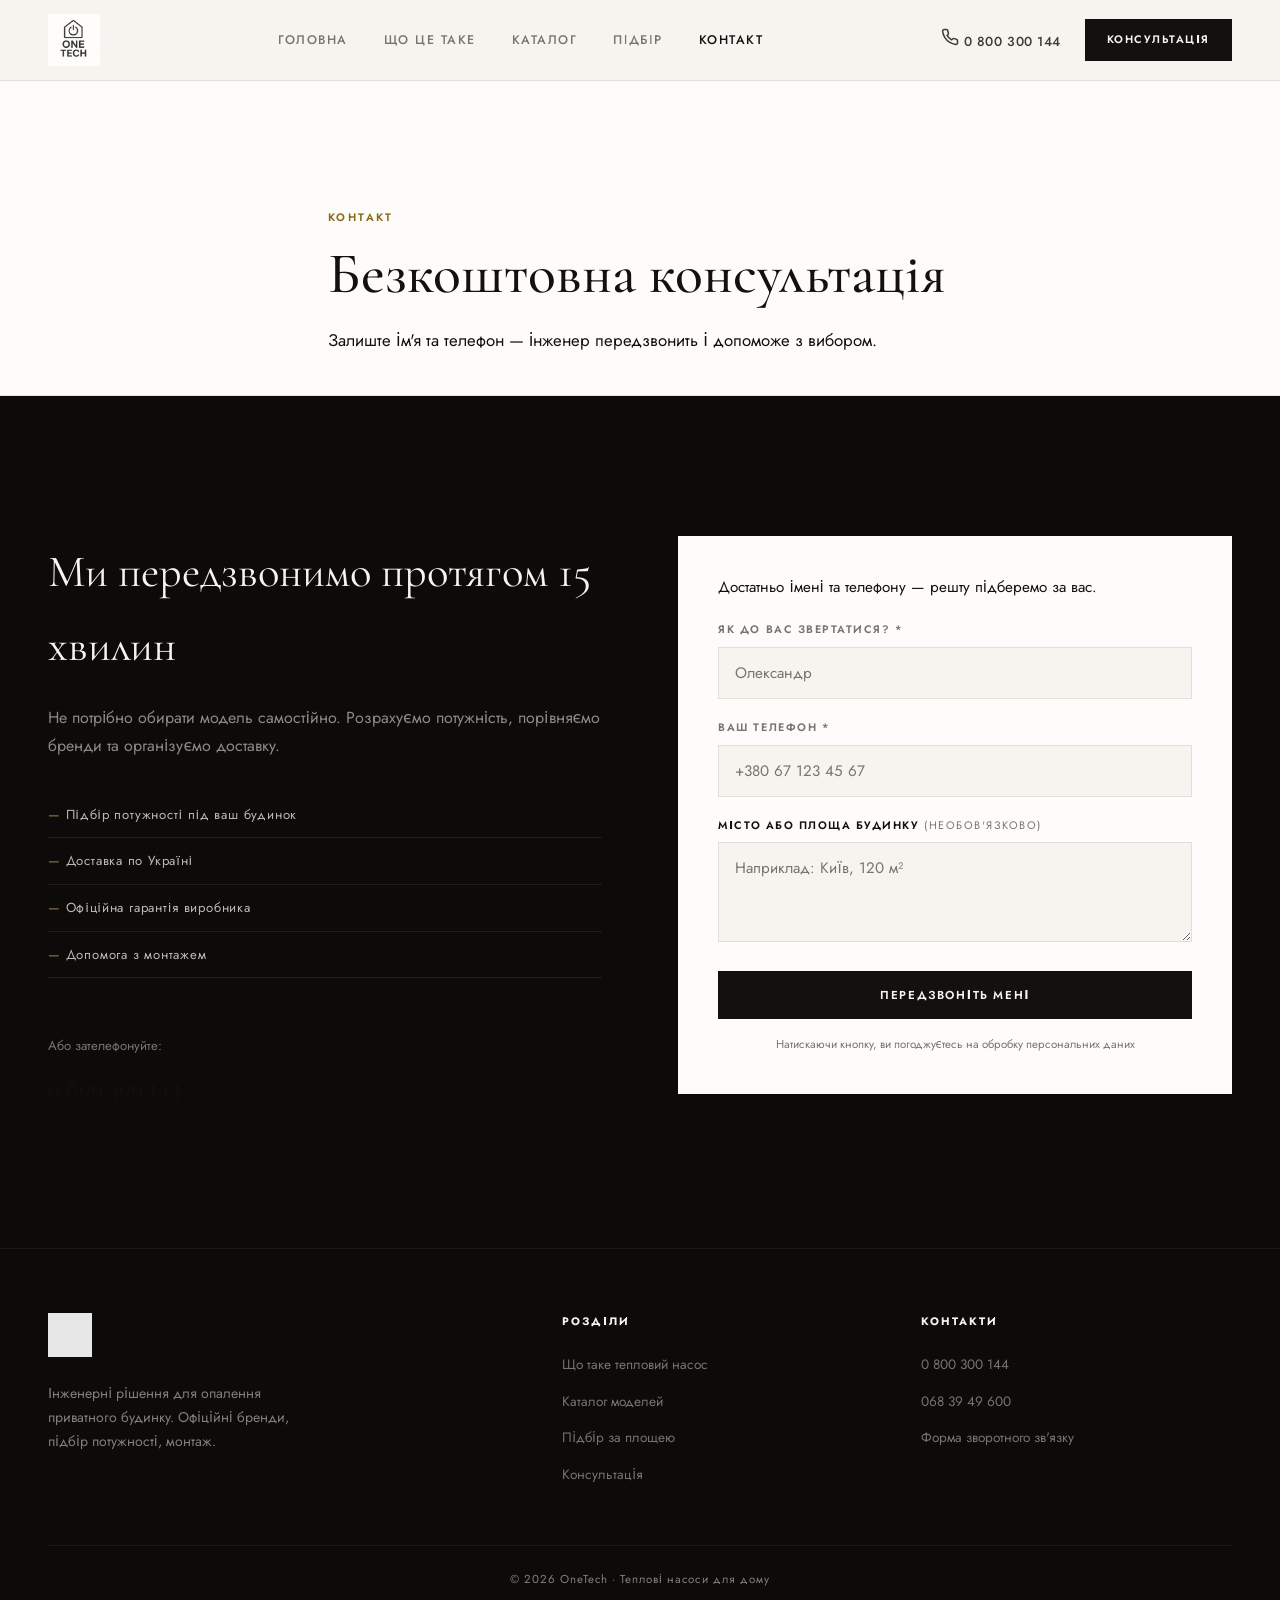
<file: contact.html>
<!DOCTYPE html>
<html lang="uk">
<head>
  <meta charset="UTF-8">
  <meta name="viewport" content="width=device-width, initial-scale=1.0">
  <title>Консультація — OneTech</title>
  <meta name="description" content="Залиште заявку на безкоштовну консультацію з підбору теплового насоса.">
  <link rel="icon" href="img/logo.png" type="image/png">
  <link rel="preconnect" href="https://fonts.googleapis.com">
  <link rel="preconnect" href="https://fonts.gstatic.com" crossorigin>
  <link href="https://fonts.googleapis.com/css2?family=Cormorant+Garamond:ital,wght@0,400;0,500;0,600;1,400;1,500&family=Jost:wght@300;400;500;600&display=swap" rel="stylesheet">
  <link rel="stylesheet" href="css/styles.css">
</head>
<body data-page="contact">

  <div id="site-header"></div>

  <main>
    <section class="page-hero page-hero-compact">
      <div class="container page-hero-inner reveal">
        <div class="section-label">Контакт</div>
        <h1>Безкоштовна консультація</h1>
        <p class="page-hero-lead">Залиште ім'я та телефон — інженер передзвонить і допоможе з вибором.</p>
      </div>
    </section>

    <section class="order-section" id="order">
      <div class="container order-grid">
        <div class="order-info reveal">
          <h2>Ми передзвонимо протягом 15 хвилин</h2>
          <p>Не потрібно обирати модель самостійно. Розрахуємо потужність, порівняємо бренди та організуємо доставку.</p>
          <ul class="order-features">
            <li>Підбір потужності під ваш будинок</li>
            <li>Доставка по Україні</li>
            <li>Офіційна гарантія виробника</li>
            <li>Допомога з монтажем</li>
          </ul>
          <div class="contact-direct">
            <p>Або зателефонуйте:</p>
            <a href="tel:0800300144" class="contact-phone">0 800 300 144</a>
          </div>
        </div>
        <form class="order-form reveal" id="orderForm">
          <p class="form-lead">Достатньо імені та телефону — решту підберемо за вас.</p>
          <div class="form-row"><label for="name">Як до вас звертатися? *</label><input type="text" id="name" required placeholder="Олександр" autocomplete="name"></div>
          <div class="form-row"><label for="phone">Ваш телефон *</label><input type="tel" id="phone" required placeholder="+380 67 123 45 67" autocomplete="tel"></div>
          <div class="order-model-hint" id="modelHint" hidden>
            <span>Цікавить: <strong id="modelHintText"></strong></span>
            <button type="button" class="order-model-clear" id="modelHintClear" aria-label="Прибрати">×</button>
          </div>
          <input type="hidden" id="model" value="">
          <div class="form-row form-row-optional"><label for="message">Місто або площа будинку <span class="label-muted">(необов'язково)</span></label><textarea id="message" placeholder="Наприклад: Київ, 120 м²"></textarea></div>
          <button type="submit" class="btn btn-primary btn-block" data-submit-label="Передзвоніть мені">Передзвоніть мені</button>
          <p class="form-note">Натискаючи кнопку, ви погоджуєтесь на обробку персональних даних</p>
          <div class="form-success" id="formOk">Дякуємо! Ми передзвонимо найближчим часом.</div>
          <div class="form-error" id="formErr"></div>
        </form>
      </div>
    </section>
  </main>

  <div id="site-footer"></div>

  <script src="js/layout.js"></script>
  <script src="js/products-data.js"></script>
  <script src="js/app.js"></script>
</body>
</html>
</file>
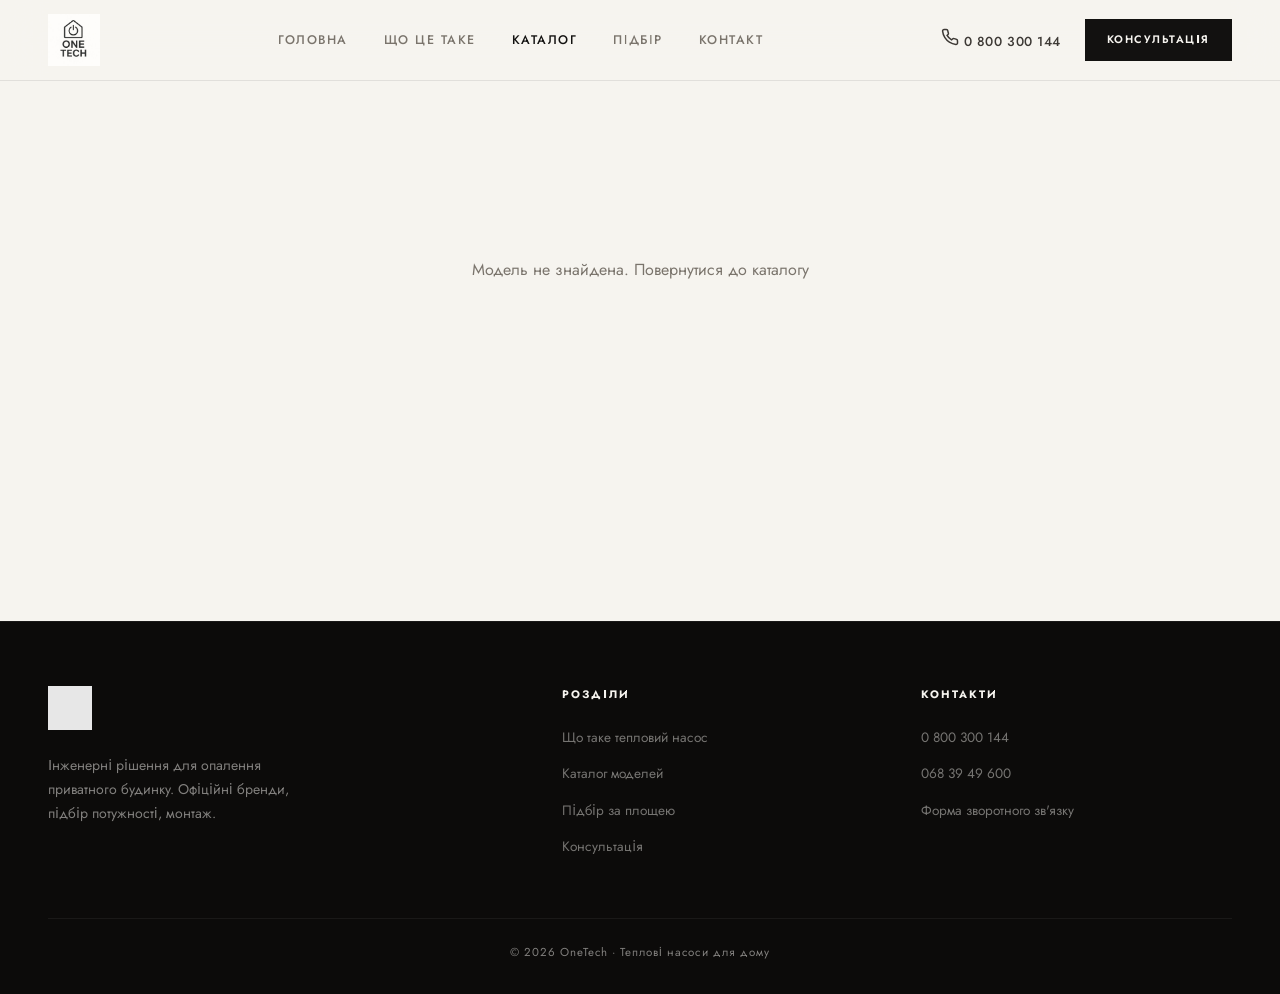
<file: product.html>
<!DOCTYPE html>
<html lang="uk">
<head>
  <meta charset="UTF-8">
  <meta name="viewport" content="width=device-width, initial-scale=1.0">
  <title>Модель — OneTech</title>
  <link rel="icon" href="img/logo.png" type="image/png">
  <link rel="preconnect" href="https://fonts.googleapis.com">
  <link rel="preconnect" href="https://fonts.gstatic.com" crossorigin>
  <link href="https://fonts.googleapis.com/css2?family=Cormorant+Garamond:ital,wght@0,400;0,500;0,600;1,400;1,500&family=Jost:wght@300;400;500;600&display=swap" rel="stylesheet">
  <link rel="stylesheet" href="css/styles.css">
</head>
<body data-page="product">

  <div id="site-header"></div>

  <main class="product-page">
    <div class="container" id="productContent"></div>
  </main>

  <div id="site-footer"></div>

  <script src="js/layout.js"></script>
  <script src="js/products-data.js"></script>
  <script src="js/app.js"></script>
</body>
</html>
</file>
<file: css/styles.css>
:root {
  --cream: #f6f4ef;
  --cream-2: #ece8e0;
  --white: #fdfcfa;
  --ink: #121110;
  --ink-2: #3d3935;
  --ink-muted: #7a746c;
  --line: rgba(18, 17, 16, 0.09);
  --bronze: #8b6914;
  --bronze-soft: #a68455;
  --bronze-bg: rgba(139, 105, 20, 0.08);
  --dark: #0c0b0a;
  --shadow: 0 24px 80px rgba(18, 17, 16, 0.08);
  --shadow-soft: 0 8px 32px rgba(18, 17, 16, 0.05);
  --radius: 2px;
  --radius-lg: 4px;
  --font-display: 'Cormorant Garamond', Georgia, serif;
  --font-body: 'Jost', system-ui, sans-serif;
  --header-h: 80px;
  --ease: cubic-bezier(0.22, 1, 0.36, 1);
}

*, *::before, *::after { box-sizing: border-box; margin: 0; padding: 0; }
html { scroll-behavior: smooth; }

body {
  font-family: var(--font-body);
  background: var(--cream);
  color: var(--ink);
  line-height: 1.65;
  font-weight: 400;
  -webkit-font-smoothing: antialiased;
}

img {
  max-width: 100%;
  display: block;
  image-rendering: auto;
}

a { color: inherit; text-decoration: none; }

.container {
  max-width: 1280px;
  margin: 0 auto;
  padding: 0 clamp(20px, 4vw, 48px);
}

/* ─── Top line ─── */
.announce {
  background: var(--dark);
  color: rgba(255,255,255,0.75);
  text-align: center;
  font-size: 0.72rem;
  font-weight: 500;
  letter-spacing: 0.18em;
  text-transform: uppercase;
  padding: 12px 20px;
}
.announce span { color: var(--bronze-soft); }

/* ─── Header ─── */
.header {
  position: sticky;
  top: 0;
  z-index: 100;
  background: rgba(246, 244, 239, 0.88);
  backdrop-filter: blur(20px);
  border-bottom: 1px solid var(--line);
}
.header-inner {
  height: var(--header-h);
  display: flex;
  align-items: center;
  justify-content: space-between;
  gap: 32px;
}
.logo {
  display: flex;
  align-items: center;
  text-decoration: none;
}
.logo img {
  height: 52px;
  width: auto;
  display: block;
}

.nav { display: flex; gap: 36px; }
.nav a {
  font-size: 0.78rem;
  font-weight: 500;
  letter-spacing: 0.12em;
  text-transform: uppercase;
  color: var(--ink-muted);
  transition: color 0.3s var(--ease);
}
.nav a:hover { color: var(--ink); }
.nav a.active { color: var(--ink); }

.header-right { display: flex; align-items: center; gap: 24px; }
.header-phone {
  font-size: 0.82rem;
  font-weight: 500;
  letter-spacing: 0.04em;
  color: var(--ink-2);
}

.btn {
  display: inline-flex;
  align-items: center;
  justify-content: center;
  gap: 10px;
  padding: 16px 32px;
  font-family: var(--font-body);
  font-size: 0.72rem;
  font-weight: 600;
  letter-spacing: 0.14em;
  text-transform: uppercase;
  border: none;
  cursor: pointer;
  transition: all 0.35s var(--ease);
}
.btn-primary {
  background: var(--ink);
  color: var(--cream);
}
.btn-primary:hover {
  background: var(--bronze);
  transform: translateY(-1px);
}
.btn-outline {
  background: transparent;
  color: var(--ink);
  border: 1px solid var(--ink);
}
.btn-outline:hover { background: var(--ink); color: var(--cream); }
.btn-bronze {
  background: var(--bronze);
  color: var(--white);
}
.btn-bronze:hover { background: var(--bronze-soft); }
.btn-sm { padding: 12px 22px; font-size: 0.68rem; }
.btn-block { width: 100%; }

.menu-btn { display: none; background: none; border: none; cursor: pointer; }

/* ─── Hero ─── */
.hero {
  min-height: calc(100vh - var(--header-h));
  display: flex;
  align-items: center;
  padding: clamp(48px, 8vw, 100px) 0;
  background: var(--cream);
  position: relative;
  overflow: hidden;
}
.hero::before {
  content: '';
  position: absolute;
  top: -20%;
  right: -10%;
  width: 60%;
  height: 140%;
  background: radial-gradient(ellipse, rgba(166,132,85,0.06) 0%, transparent 70%);
  pointer-events: none;
}

.hero-grid {
  display: grid;
  grid-template-columns: 1fr 1.1fr;
  gap: clamp(32px, 6vw, 80px);
  align-items: center;
  position: relative;
}

.hero-tag {
  font-size: 0.68rem;
  font-weight: 600;
  letter-spacing: 0.2em;
  text-transform: uppercase;
  color: var(--bronze);
  margin-bottom: 28px;
  display: flex;
  align-items: center;
  gap: 12px;
}
.hero-tag::before {
  content: '';
  width: 32px;
  height: 1px;
  background: var(--bronze-soft);
}

.hero h1 {
  font-family: var(--font-display);
  font-size: clamp(3rem, 6vw, 5.2rem);
  font-weight: 400;
  line-height: 1.05;
  letter-spacing: -0.02em;
  margin-bottom: 28px;
}
.hero h1 em {
  font-style: italic;
  color: var(--bronze-soft);
}

.hero-text {
  font-size: 1.05rem;
  color: var(--ink-muted);
  max-width: 440px;
  margin-bottom: 40px;
  font-weight: 400;
  line-height: 1.75;
}

.hero-actions { display: flex; gap: 16px; flex-wrap: wrap; margin-bottom: 56px; }

.hero-trust {
  display: flex;
  gap: 40px;
  padding-top: 32px;
  border-top: 1px solid var(--line);
}
.trust-pill strong {
  display: block;
  font-family: var(--font-display);
  font-size: 2rem;
  font-weight: 400;
  color: var(--ink);
  line-height: 1;
  margin-bottom: 6px;
}
.trust-pill span {
  font-size: 0.72rem;
  letter-spacing: 0.08em;
  text-transform: uppercase;
  color: var(--ink-muted);
}

.hero-visual { position: relative; }

.hero-slider {
  background: var(--white);
  border: 1px solid var(--line);
  padding: clamp(24px, 4vw, 48px);
  position: relative;
}
.hero-slider::after {
  content: '';
  position: absolute;
  inset: 12px;
  border: 1px solid var(--line);
  pointer-events: none;
}
.hero-slide img {
  width: 100%;
  height: clamp(360px, 45vw, 520px);
  object-fit: contain;
  object-position: center;
}

.hero-thumbs {
  display: flex;
  gap: 8px;
  margin-top: 16px;
}
.hero-thumb {
  flex: 1;
  max-width: 80px;
  aspect-ratio: 1;
  border: 1px solid var(--line);
  background: var(--white);
  padding: 8px;
  cursor: pointer;
  opacity: 0.5;
  transition: opacity 0.3s;
}
.hero-thumb.active, .hero-thumb:hover { opacity: 1; border-color: var(--bronze-soft); }
.hero-thumb img { width: 100%; height: 100%; object-fit: contain; }

.hero-float-card { display: none; }

/* ─── Trust strip ─── */
.trust-strip {
  border-top: 1px solid var(--line);
  border-bottom: 1px solid var(--line);
  background: var(--white);
}
.trust-strip-grid {
  display: grid;
  grid-template-columns: repeat(4, 1fr);
}
.trust-item {
  padding: 28px 24px;
  font-size: 0.75rem;
  font-weight: 500;
  letter-spacing: 0.1em;
  text-transform: uppercase;
  color: var(--ink-2);
  text-align: center;
  border-right: 1px solid var(--line);
}
.trust-item:last-child { border-right: none; }
.trust-icon { display: none; }

/* ─── Sections ─── */
section { padding: clamp(80px, 12vw, 140px) 0; }

.section-label {
  font-size: 0.68rem;
  font-weight: 600;
  letter-spacing: 0.22em;
  text-transform: uppercase;
  color: var(--bronze);
  margin-bottom: 16px;
}
.section-title {
  font-family: var(--font-display);
  font-size: clamp(2rem, 4vw, 3.2rem);
  font-weight: 400;
  letter-spacing: -0.01em;
  line-height: 1.15;
  margin-bottom: 16px;
}
.section-desc {
  color: var(--ink-muted);
  max-width: 520px;
  font-size: 1rem;
  line-height: 1.75;
}
.section-head { margin-bottom: clamp(40px, 6vw, 72px); }
.section-head.center { text-align: center; }
.section-head.center .section-desc { margin: 0 auto; }

/* ─── Products ─── */
.featured-grid, .products-grid {
  display: grid;
  grid-template-columns: repeat(3, 1fr);
  gap: 1px;
  background: var(--line);
  border: 1px solid var(--line);
}

.product-card {
  background: var(--white);
  display: flex;
  flex-direction: column;
  transition: background 0.4s var(--ease);
}
.product-card:hover { background: var(--cream); }
.product-card.hidden { display: none; }

.product-badges {
  position: absolute;
  top: 20px;
  left: 20px;
  z-index: 2;
}
.badge {
  display: inline-block;
  padding: 6px 12px;
  font-size: 0.62rem;
  font-weight: 600;
  letter-spacing: 0.14em;
  text-transform: uppercase;
  background: var(--ink);
  color: var(--cream);
}
.badge-sale { background: var(--bronze); }
.badge-hit, .badge-new { background: var(--ink-2); }

.product-img {
  position: relative;
  background: radial-gradient(circle at 50% 60%, #fff 0%, var(--cream-2) 100%);
  padding: clamp(24px, 4vw, 40px);
  min-height: 300px;
  display: flex;
  align-items: center;
  justify-content: center;
}
.product-img img {
  max-height: 260px;
  width: auto;
  max-width: 100%;
  object-fit: contain;
  transition: transform 0.6s var(--ease);
}
.product-card:hover .product-img img { transform: scale(1.04); }

.product-body { padding: 28px 28px 32px; flex: 1; display: flex; flex-direction: column; }

.product-brand {
  font-size: 0.65rem;
  font-weight: 600;
  letter-spacing: 0.18em;
  text-transform: uppercase;
  color: var(--bronze);
  margin-bottom: 10px;
}
.product-title {
  font-family: var(--font-display);
  font-size: 1.25rem;
  font-weight: 500;
  line-height: 1.35;
  margin-bottom: 16px;
  flex: 1;
}
.product-meta { display: block; margin-bottom: 12px; }
.meta-chip {
  font-size: 0.68rem;
  letter-spacing: 0.14em;
  text-transform: uppercase;
  color: var(--ink-muted);
}

.product-rating {
  font-size: 0.75rem;
  color: var(--bronze-soft);
  letter-spacing: 0.06em;
  margin-bottom: 16px;
}

.product-price-block { margin-bottom: 24px; padding-top: 16px; border-top: 1px solid var(--line); }
.price-row { display: flex; align-items: baseline; gap: 14px; }
.price-now {
  font-family: var(--font-display);
  font-size: 1.75rem;
  font-weight: 500;
}
.price-old {
  font-size: 0.9rem;
  color: var(--ink-muted);
  text-decoration: line-through;
}
.price-save { display: none; }

.product-actions {
  display: grid;
  grid-template-columns: 1fr 1fr;
  gap: 10px;
}

/* ─── Catalog toolbar ─── */
.catalog-toolbar {
  display: flex;
  gap: 16px;
  margin-bottom: 32px;
  flex-wrap: wrap;
}
.search-input, .sort-select {
  padding: 14px 20px;
  border: 1px solid var(--line);
  background: var(--white);
  font-family: var(--font-body);
  font-size: 0.85rem;
  color: var(--ink);
  outline: none;
  min-width: 200px;
}
.search-input { flex: 1; max-width: 360px; }
.search-input:focus, .sort-select:focus { border-color: var(--bronze-soft); }

.filter-tabs {
  display: flex;
  gap: 0;
  margin-bottom: 0;
  flex-wrap: wrap;
  border-bottom: 1px solid var(--line);
}
.filter-tab {
  padding: 14px 24px;
  background: none;
  border: none;
  border-bottom: 2px solid transparent;
  margin-bottom: -1px;
  font-family: var(--font-body);
  font-size: 0.72rem;
  font-weight: 600;
  letter-spacing: 0.12em;
  text-transform: uppercase;
  color: var(--ink-muted);
  cursor: pointer;
  transition: all 0.3s;
}
.filter-tab.active {
  color: var(--ink);
  border-bottom-color: var(--bronze);
}

/* ─── Brands ─── */
.brands-section {
  padding: 64px 0;
  background: var(--white);
  border-top: 1px solid var(--line);
  border-bottom: 1px solid var(--line);
}
.brands-row {
  display: flex;
  justify-content: center;
  align-items: center;
  gap: clamp(40px, 8vw, 100px);
  opacity: 0.85;
}
.brands-row img { height: 36px; width: auto; max-width: 160px; object-fit: contain; }

/* ─── Gallery (editorial) ─── */
.gallery-section { background: var(--dark); color: var(--cream); }
.gallery-section .section-label { color: var(--bronze-soft); }
.gallery-section .section-title { color: var(--cream); }
.gallery-section .section-desc { color: rgba(246,244,239,0.55); }

.photo-mosaic {
  display: grid;
  grid-template-columns: repeat(4, 1fr);
  gap: 4px;
}
.mosaic-item {
  overflow: hidden;
  cursor: pointer;
  position: relative;
  background: #1a1918;
  aspect-ratio: 1;
}
.mosaic-item img {
  width: 100%;
  height: 100%;
  object-fit: contain;
  padding: 16px;
  opacity: 0.92;
  transition: transform 0.7s var(--ease), opacity 0.4s;
}
.mosaic-item:hover img { transform: scale(1.05); opacity: 1; }
.mosaic-item:nth-child(n) { grid-column: span 1; grid-row: span 1; }
.mosaic-item.kit-item { background: #222; }
.mosaic-item.kit-item img { padding: 24px; }

.mosaic-label {
  position: absolute;
  bottom: 0; left: 0; right: 0;
  padding: 12px 14px;
  background: linear-gradient(transparent, rgba(0,0,0,0.75));
  font-size: 0.62rem;
  letter-spacing: 0.1em;
  text-transform: uppercase;
  color: rgba(255,255,255,0.85);
  opacity: 0;
  transition: opacity 0.3s;
}
.mosaic-item:hover .mosaic-label { opacity: 1; }

.gallery-count {
  font-size: 0.72rem;
  letter-spacing: 0.14em;
  text-transform: uppercase;
  color: var(--bronze-soft);
  margin-top: 12px;
}

/* ─── Kit ─── */
.kit-section { background: var(--cream); }
.kit-grid {
  display: grid;
  grid-template-columns: repeat(3, 1fr);
  gap: 24px;
}
.kit-card {
  background: var(--white);
  border: 1px solid var(--line);
}
.kit-card img {
  width: 100%;
  height: 220px;
  object-fit: contain;
  padding: 24px;
  background: radial-gradient(circle, #fff, var(--cream-2));
}
.kit-card-body { padding: 24px; }
.kit-card-body h4 {
  font-family: var(--font-display);
  font-size: 1.2rem;
  font-weight: 500;
  margin-bottom: 8px;
}
.kit-card-body p { font-size: 0.88rem; color: var(--ink-muted); }

/* ─── Showcase ─── */
.showcase-section { background: var(--white); }
.showcase-split {
  display: grid;
  grid-template-columns: 1.2fr 1fr;
  gap: clamp(40px, 6vw, 80px);
  align-items: center;
}
.showcase-img {
  background: var(--cream);
  padding: clamp(32px, 5vw, 56px);
  border: 1px solid var(--line);
}
.showcase-img img {
  width: 100%;
  height: clamp(320px, 40vw, 480px);
  object-fit: contain;
}
.showcase-list {
  list-style: none;
  margin: 28px 0 36px;
}
.showcase-list li {
  padding: 14px 0;
  border-bottom: 1px solid var(--line);
  font-size: 0.88rem;
  color: var(--ink-2);
  letter-spacing: 0.02em;
}

/* ─── Benefits ─── */
.benefits-section { background: var(--cream); border-top: 1px solid var(--line); }
.benefits-grid {
  display: grid;
  grid-template-columns: repeat(4, 1fr);
  gap: 1px;
  background: var(--line);
  border: 1px solid var(--line);
}
.benefit {
  background: var(--white);
  padding: 40px 28px;
}
.benefit-icon { display: none; }
.benefit h3 {
  font-family: var(--font-display);
  font-size: 1.35rem;
  font-weight: 500;
  margin-bottom: 12px;
}
.benefit p { font-size: 0.88rem; color: var(--ink-muted); line-height: 1.7; }

/* ─── Savings ─── */
.savings-wrap {
  background: var(--white);
  border: 1px solid var(--line);
  padding: clamp(32px, 5vw, 56px);
  display: grid;
  grid-template-columns: 1fr 1fr;
  gap: 48px;
}
.savings-bars { margin-top: 32px; display: flex; flex-direction: column; gap: 24px; }
.bar-item label {
  display: flex;
  justify-content: space-between;
  font-size: 0.75rem;
  letter-spacing: 0.08em;
  text-transform: uppercase;
  margin-bottom: 10px;
  color: var(--ink-muted);
}
.bar-track { height: 3px; background: var(--cream-2); }
.bar-fill { height: 100%; transition: width 0.8s var(--ease); }
.bar-fill.gas { background: var(--ink-muted); }
.bar-fill.el { background: #999; }
.bar-fill.hp { background: var(--bronze); }
.savings-result { text-align: center; padding: 40px; background: var(--cream); border: 1px solid var(--line); }
.savings-num {
  font-family: var(--font-display);
  font-size: clamp(3rem, 6vw, 4.5rem);
  font-weight: 400;
  color: var(--bronze);
  line-height: 1;
  margin: 16px 0;
}

.pick-insulation {
  display: flex;
  flex-wrap: wrap;
  gap: 10px;
}

.pick-insulation .chip {
  padding: 10px 18px;
  border: 1px solid var(--line);
  background: var(--white);
  color: var(--ink-soft);
  font-family: var(--font-body);
  font-size: 0.82rem;
  letter-spacing: 0.04em;
  cursor: pointer;
  transition: border-color 0.2s, background 0.2s, color 0.2s;
}

.pick-insulation .chip:hover {
  border-color: var(--bronze);
  color: var(--ink);
}

.pick-insulation .chip.active {
  background: var(--ink);
  border-color: var(--ink);
  color: var(--white);
}

.pick-panel {
  margin-top: 32px;
  padding: clamp(28px, 4vw, 40px);
  background: var(--cream);
  border: 1px solid var(--line);
}

.pick-header h3 {
  font-family: var(--font-display);
  font-size: 1.5rem;
  font-weight: 500;
  margin-bottom: 10px;
}

.pick-header p {
  color: var(--ink-soft);
  font-size: 0.95rem;
  line-height: 1.6;
  margin-bottom: 24px;
}

.pick-cards {
  display: grid;
  grid-template-columns: repeat(auto-fit, minmax(240px, 1fr));
  gap: 16px;
}

.pick-card {
  position: relative;
  padding: 22px;
  background: var(--white);
  border: 1px solid var(--line);
  display: flex;
  flex-direction: column;
  gap: 8px;
}

.pick-card-main {
  border-color: var(--bronze);
  box-shadow: 0 8px 28px rgba(139, 94, 60, 0.08);
}

.pick-card-img {
  width: 100%;
  height: 140px;
  object-fit: contain;
  background: var(--cream);
  margin: 4px 0;
}

.pick-tag {
  align-self: flex-start;
  padding: 4px 10px;
  background: var(--cream-2);
  font-size: 0.68rem;
  letter-spacing: 0.1em;
  text-transform: uppercase;
  color: var(--ink-muted);
}

.pick-card-main .pick-tag {
  background: var(--bronze);
  color: var(--white);
}

.pick-card-brand {
  font-size: 0.72rem;
  letter-spacing: 0.12em;
  text-transform: uppercase;
  color: var(--bronze);
}

.pick-card h4 {
  font-family: var(--font-display);
  font-size: 1.15rem;
  font-weight: 500;
  line-height: 1.3;
}

.pick-card-meta {
  font-size: 0.88rem;
  color: var(--ink-muted);
}

.pick-card-actions {
  display: flex;
  gap: 10px;
  margin-top: auto;
  padding-top: 12px;
}

.pick-card-actions .btn { flex: 1; }

/* ─── Reviews ─── */
.reviews-grid {
  display: grid;
  grid-template-columns: repeat(3, 1fr);
  gap: 24px;
}
.review {
  padding: 36px;
  background: var(--white);
  border: 1px solid var(--line);
}
.review-stars { color: var(--bronze-soft); letter-spacing: 4px; font-size: 0.8rem; margin-bottom: 20px; }
.review p {
  font-family: var(--font-display);
  font-size: 1.15rem;
  font-style: italic;
  line-height: 1.65;
  color: var(--ink-2);
  margin-bottom: 28px;
}
.review-author { display: flex; align-items: center; gap: 14px; }
.avatar {
  width: 40px; height: 40px;
  background: var(--cream-2);
  display: grid; place-items: center;
  font-size: 0.75rem;
  font-weight: 600;
  color: var(--bronze);
}
.review-author strong { font-size: 0.82rem; font-weight: 600; letter-spacing: 0.04em; }
.review-author span { font-size: 0.75rem; color: var(--ink-muted); display: block; }

/* ─── FAQ ─── */
.faq { max-width: 720px; margin: 0 auto; }
.faq-item { border-bottom: 1px solid var(--line); }
.faq-q {
  width: 100%;
  padding: 24px 0;
  background: none;
  border: none;
  text-align: left;
  font-family: var(--font-display);
  font-size: 1.2rem;
  font-weight: 500;
  cursor: pointer;
  display: flex;
  justify-content: space-between;
  gap: 16px;
  color: var(--ink);
}
.faq-q svg { flex-shrink: 0; color: var(--bronze); transition: transform 0.3s; }
.faq-item.open .faq-q svg { transform: rotate(180deg); }
.faq-a { max-height: 0; overflow: hidden; transition: max-height 0.4s var(--ease); }
.faq-item.open .faq-a { max-height: 200px; }
.faq-a p { padding-bottom: 24px; color: var(--ink-muted); font-size: 0.95rem; }

/* ─── Order ─── */
.order-section {
  background: var(--dark);
  color: var(--cream);
}
.order-info h2 {
  font-family: var(--font-display);
  font-size: clamp(2rem, 4vw, 2.8rem);
  font-weight: 400;
  margin-bottom: 20px;
}
.order-info p { color: rgba(246,244,239,0.55); margin-bottom: 32px; line-height: 1.75; }
.order-features { list-style: none; }
.order-features li {
  padding: 12px 0;
  border-bottom: 1px solid rgba(255,255,255,0.08);
  font-size: 0.82rem;
  letter-spacing: 0.06em;
  color: rgba(246,244,239,0.75);
}
.order-features li::before { content: '— '; color: var(--bronze-soft); }

.order-grid { display: grid; grid-template-columns: 1fr 1fr; gap: clamp(40px, 6vw, 80px); align-items: start; }

.order-form {
  background: var(--white);
  color: var(--ink);
  padding: clamp(28px, 4vw, 40px);
}
.form-row { margin-bottom: 20px; }
.form-row label {
  display: block;
  font-size: 0.68rem;
  font-weight: 600;
  letter-spacing: 0.14em;
  text-transform: uppercase;
  color: var(--ink-muted);
  margin-bottom: 8px;
}
.form-row input, .form-row select, .form-row textarea {
  width: 100%;
  padding: 14px 16px;
  border: 1px solid var(--line);
  background: var(--cream);
  font-family: var(--font-body);
  font-size: 0.95rem;
  outline: none;
  color: var(--ink);
}
.form-row input:focus, .form-row select:focus, .form-row textarea:focus {
  border-color: var(--bronze-soft);
  background: var(--white);
}
.form-row textarea { min-height: 100px; resize: vertical; }

.form-lead {
  margin: 0 0 22px;
  font-size: 0.95rem;
  color: var(--ink-soft);
  line-height: 1.5;
}

.label-muted {
  font-weight: 400;
  color: var(--ink-muted);
}

.form-row-optional label { color: var(--ink-soft); }

.order-model-hint {
  display: none;
  align-items: center;
  justify-content: space-between;
  gap: 12px;
  margin-bottom: 20px;
  padding: 12px 14px;
  background: var(--blue-soft);
  border: 1px solid var(--line);
  border-radius: var(--radius-sm);
  font-size: 0.88rem;
  color: var(--ink-soft);
}

.order-model-hint.show,
.order-model-hint:not([hidden]) {
  display: flex;
}

.order-model-clear {
  flex-shrink: 0;
  width: 28px;
  height: 28px;
  border: none;
  border-radius: 50%;
  background: rgba(12, 27, 46, 0.06);
  color: var(--ink-muted);
  font-size: 1.1rem;
  line-height: 1;
  cursor: pointer;
}

.order-model-clear:hover {
  background: rgba(12, 27, 46, 0.1);
  color: var(--ink);
}
.form-note { font-size: 0.72rem; color: var(--ink-muted); text-align: center; margin-top: 16px; }
.form-success {
  display: none;
  margin-top: 16px;
  padding: 14px;
  background: var(--bronze-bg);
  color: var(--bronze);
  font-size: 0.85rem;
  text-align: center;
}
.form-success.show { display: block; }
.form-error {
  display: none;
  margin-top: 16px;
  padding: 14px;
  background: #fef2f2;
  color: #b91c1c;
  font-size: 0.85rem;
  text-align: center;
}
.form-error.show { display: block; }

/* ─── Footer ─── */
.footer {
  background: var(--dark);
  color: rgba(246,244,239,0.5);
  padding: 64px 0 32px;
  border-top: 1px solid rgba(255,255,255,0.06);
}
.footer-brand .logo { display: inline-block; margin-bottom: 16px; }
.footer .logo img { height: 44px; filter: brightness(0) invert(1); opacity: 0.9; }
.footer-grid {
  display: grid;
  grid-template-columns: 1.5fr 1fr 1fr;
  gap: 48px;
  margin-bottom: 48px;
}
.footer-brand p { font-size: 0.88rem; line-height: 1.7; max-width: 280px; }
.footer h4 {
  font-size: 0.68rem;
  letter-spacing: 0.18em;
  text-transform: uppercase;
  color: var(--cream);
  margin-bottom: 20px;
}
.footer ul { list-style: none; }
.footer li { margin-bottom: 10px; }
.footer a {
  font-size: 0.85rem;
  color: rgba(246,244,239,0.45);
  transition: color 0.3s;
}
.footer a:hover { color: var(--bronze-soft); }
.footer-bottom {
  padding-top: 24px;
  border-top: 1px solid rgba(255,255,255,0.06);
  font-size: 0.72rem;
  letter-spacing: 0.08em;
  text-align: center;
}

/* ─── Modal ─── */
.modal-bg {
  position: fixed;
  inset: 0;
  z-index: 200;
  background: rgba(12,11,10,0.75);
  backdrop-filter: blur(8px);
  display: flex;
  align-items: center;
  justify-content: center;
  padding: 24px;
  opacity: 0;
  visibility: hidden;
  transition: all 0.4s var(--ease);
}
.modal-bg.open { opacity: 1; visibility: visible; }
.modal {
  background: var(--white);
  max-width: 960px;
  width: 100%;
  max-height: 90vh;
  overflow-y: auto;
}
.modal-head {
  display: flex;
  justify-content: space-between;
  align-items: flex-start;
  padding: 32px 32px 0;
  gap: 16px;
}
.modal-close {
  width: 40px; height: 40px;
  border: 1px solid var(--line);
  background: none;
  cursor: pointer;
  font-size: 18px;
}
.modal-body {
  padding: 24px 32px 32px;
  display: grid;
  grid-template-columns: 1.1fr 1fr;
  gap: 32px;
}
.modal-img {
  background: radial-gradient(circle, #fff, var(--cream-2));
  padding: 32px;
  border: 1px solid var(--line);
}
.modal-img img {
  width: 100%;
  max-height: 380px;
  object-fit: contain;
}
.modal-thumbs { display: flex; gap: 8px; margin-top: 12px; flex-wrap: wrap; }
.modal-thumb {
  width: 64px; height: 64px;
  border: 1px solid var(--line);
  padding: 6px;
  cursor: pointer;
  background: var(--cream);
}
.gallery-thumb,
.modal-thumb {
  width: 72px;
  height: 72px;
  padding: 4px;
  border: 1px solid var(--line);
  background: var(--white);
  cursor: pointer;
  transition: border-color 0.2s;
}
.gallery-thumb.active,
.modal-thumb.active { border-color: var(--bronze); }
.gallery-thumb img,
.modal-thumb img { width: 100%; height: 100%; object-fit: contain; }

.product-specs,
.modal-specs { list-style: none; margin: 24px 0; }
.product-specs li,
.modal-specs li {
  display: flex;
  justify-content: space-between;
  gap: 16px;
  padding: 12px 0;
  border-bottom: 1px solid var(--line);
  font-size: 0.88rem;
}
.product-specs li span:first-child,
.modal-specs li span:first-child { color: var(--ink-muted); letter-spacing: 0.04em; flex-shrink: 0; }
.product-specs li span:last-child { text-align: right; }

.product-breadcrumb {
  display: flex;
  align-items: center;
  gap: 10px;
  margin-bottom: 28px;
  font-size: 0.75rem;
  letter-spacing: 0.08em;
  text-transform: uppercase;
  color: var(--ink-muted);
}
.product-breadcrumb a { color: var(--bronze); }
.product-breadcrumb span::before { content: '/'; margin-right: 10px; color: var(--line); }

.product-not-found { padding: 48px 0; text-align: center; color: var(--ink-muted); }

/* ─── Product page ─── */
.product-page { padding: calc(var(--header-h) + 48px) 0 80px; background: var(--cream); }
.product-page-grid { display: grid; grid-template-columns: 1.2fr 1fr; gap: 48px; }
.product-gallery-main {
  background: var(--white);
  border: 1px solid var(--line);
  padding: clamp(24px, 4vw, 48px);
}
.product-gallery-main img {
  width: 100%;
  height: clamp(360px, 45vw, 520px);
  object-fit: contain;
}
.product-gallery-thumbs { display: flex; gap: 8px; margin-top: 12px; flex-wrap: wrap; }
.product-info-panel {
  background: var(--white);
  border: 1px solid var(--line);
  padding: clamp(28px, 4vw, 40px);
}
.product-info-panel h1 {
  font-family: var(--font-display);
  font-size: clamp(1.8rem, 3vw, 2.4rem);
  font-weight: 500;
  margin-bottom: 20px;
}
.card-link {
  font-size: 0.72rem;
  letter-spacing: 0.12em;
  text-transform: uppercase;
  color: var(--bronze);
}

/* ─── Float ─── */
.float-actions {
  position: fixed;
  bottom: 28px;
  right: 28px;
  z-index: 90;
  display: flex;
  flex-direction: column;
  gap: 10px;
}
.float-btn {
  width: 52px; height: 52px;
  display: grid; place-items: center;
  background: var(--ink);
  color: var(--cream);
  font-size: 0.65rem;
  font-weight: 700;
  letter-spacing: 0.06em;
  text-transform: uppercase;
  box-shadow: var(--shadow-soft);
  transition: transform 0.3s, background 0.3s;
}
.float-btn:hover { transform: translateY(-2px); background: var(--bronze); }
.float-viber { font-size: 0.55rem; }

.reveal { opacity: 0; transform: translateY(20px); transition: opacity 0.8s var(--ease), transform 0.8s var(--ease); }
.reveal.show { opacity: 1; transform: none; }

.meta-chip-soft {
  background: transparent;
  border-color: var(--line);
  color: var(--ink-muted);
}

/* ─── Multi-page layout ─── */
main { min-height: 60vh; }

.page-hero {
  padding: calc(var(--header-h) + 48px) 0 56px;
  background: var(--white);
  border-bottom: 1px solid var(--line);
}

.page-hero-compact { padding-bottom: 40px; }

.page-hero-inner { max-width: 720px; }

.page-hero h1 {
  font-family: var(--font-display);
  font-size: clamp(2.4rem, 5vw, 3.6rem);
  font-weight: 500;
  line-height: 1.1;
  margin: 12px 0 20px;
}

.page-hero-lead {
  font-size: 1.05rem;
  color: var(--ink-soft);
  line-height: 1.7;
}

.home-section { padding: clamp(56px, 8vw, 96px) 0; }

.home-intro {
  padding: clamp(48px, 6vw, 80px) 0;
  border-bottom: 1px solid var(--line);
}

.home-intro-grid {
  display: grid;
  grid-template-columns: 1.2fr 1fr;
  gap: 48px;
  align-items: start;
}

.home-stats {
  display: grid;
  gap: 28px;
  padding: 32px;
  background: var(--white);
  border: 1px solid var(--line);
}

.stat-item { display: grid; gap: 6px; }

.stat-num {
  font-family: var(--font-display);
  font-size: 2.4rem;
  color: var(--bronze);
  line-height: 1;
}

.stat-label { font-size: 0.88rem; color: var(--ink-muted); }

.text-link {
  display: inline-block;
  margin-top: 20px;
  font-size: 0.88rem;
  letter-spacing: 0.06em;
  text-transform: uppercase;
  color: var(--bronze);
  border-bottom: 1px solid var(--bronze-soft);
}

.section-cta { text-align: center; margin-top: 40px; }

.page-cards {
  display: grid;
  grid-template-columns: repeat(3, 1fr);
  gap: 20px;
}

.page-card {
  padding: 32px;
  background: var(--white);
  border: 1px solid var(--line);
  transition: border-color 0.3s var(--ease), transform 0.3s var(--ease);
}

.page-card:hover {
  border-color: var(--bronze-soft);
  transform: translateY(-2px);
}

.page-card-num {
  font-size: 0.72rem;
  letter-spacing: 0.2em;
  color: var(--bronze);
  margin-bottom: 16px;
  display: block;
}

.page-card h3 {
  font-family: var(--font-display);
  font-size: 1.4rem;
  margin-bottom: 10px;
}

.page-card p { font-size: 0.9rem; color: var(--ink-muted); line-height: 1.6; }

.home-cta {
  padding: clamp(56px, 8vw, 88px) 0;
  background: var(--dark);
  color: rgba(255,255,255,0.85);
}

.home-cta-inner {
  text-align: center;
  max-width: 560px;
  margin: 0 auto;
}

.home-cta h2 {
  font-family: var(--font-display);
  font-size: clamp(1.8rem, 4vw, 2.6rem);
  color: var(--white);
  margin-bottom: 12px;
}

.home-cta p { margin-bottom: 28px; color: rgba(255,255,255,0.65); }

.content-section { padding: clamp(48px, 7vw, 80px) 0; }
.content-section.alt-bg { background: var(--white); }

.content-split {
  display: grid;
  grid-template-columns: 1fr 1fr;
  gap: 48px;
  align-items: center;
}

.content-img img {
  width: 100%;
  max-height: 420px;
  object-fit: contain;
  background: var(--cream);
  border: 1px solid var(--line);
  padding: 24px;
}

.content-text h2,
.content-wide h2 {
  font-family: var(--font-display);
  font-size: clamp(1.8rem, 3vw, 2.4rem);
  margin-bottom: 20px;
}

.content-text p,
.content-wide p { color: var(--ink-soft); margin-bottom: 16px; line-height: 1.75; }

.content-list {
  list-style: none;
  margin: 20px 0;
  display: grid;
  gap: 10px;
}

.content-list li {
  padding-left: 18px;
  position: relative;
  color: var(--ink-soft);
}

.content-list li::before {
  content: '';
  position: absolute;
  left: 0;
  top: 0.65em;
  width: 6px;
  height: 1px;
  background: var(--bronze);
}

.content-note { font-size: 0.88rem; color: var(--ink-muted); margin-top: 20px; }

.about-grid {
  display: grid;
  grid-template-columns: repeat(3, 1fr);
  gap: 24px;
}

.about-card {
  padding: 32px;
  border: 1px solid var(--line);
  background: var(--cream);
}

.about-num {
  font-family: var(--font-display);
  font-size: 1.5rem;
  color: var(--bronze);
  margin-bottom: 12px;
  display: block;
}

.about-card h3 {
  font-family: var(--font-display);
  font-size: 1.35rem;
  margin-bottom: 10px;
}

.about-card p { font-size: 0.9rem; color: var(--ink-muted); line-height: 1.65; }

.about-list {
  display: grid;
  grid-template-columns: repeat(2, 1fr);
  gap: 24px;
  margin-top: 28px;
}

.about-list-item {
  padding: 24px;
  border-left: 2px solid var(--bronze);
  background: var(--white);
}

.about-list-item h4 {
  font-family: var(--font-display);
  font-size: 1.2rem;
  margin-bottom: 8px;
}

.about-list-item p { font-size: 0.9rem; color: var(--ink-muted); }

.contact-direct { margin-top: 32px; padding-top: 24px; border-top: 1px solid var(--line); }
.contact-direct p { font-size: 0.82rem; color: var(--ink-muted); margin-bottom: 8px; }
.contact-phone {
  font-family: var(--font-display);
  font-size: 1.6rem;
  color: var(--ink);
}

.hero-home .hero-float-card { display: none; }

@media (max-width: 1024px) {
  .hero-grid, .showcase-split, .savings-wrap, .order-grid, .modal-body, .product-page-grid, .home-intro-grid, .content-split, .page-cards, .about-grid, .about-list { grid-template-columns: 1fr; }
  .featured-grid, .products-grid, .reviews-grid { grid-template-columns: repeat(2, 1fr); }
  .benefits-grid, .kit-grid { grid-template-columns: repeat(2, 1fr); }
  .trust-strip-grid { grid-template-columns: repeat(2, 1fr); }
  .trust-item { border-bottom: 1px solid var(--line); }
  .footer-grid { grid-template-columns: 1fr 1fr; }
  .photo-mosaic { grid-template-columns: repeat(3, 1fr); }
}

@media (max-width: 768px) {
  .nav { display: none; position: absolute; top: 100%; left: 0; right: 0; background: var(--cream); flex-direction: column; padding: 24px; border-bottom: 1px solid var(--line); }
  .nav.open { display: flex; }
  .menu-btn { display: block; }
  .header-phone span { display: none; }
  .hero-trust { flex-direction: column; gap: 24px; }
  .featured-grid, .products-grid, .reviews-grid, .benefits-grid, .kit-grid, .footer-grid { grid-template-columns: 1fr; }
  .product-actions { grid-template-columns: 1fr; }
  .photo-mosaic { grid-template-columns: repeat(2, 1fr); }
}
</file>
